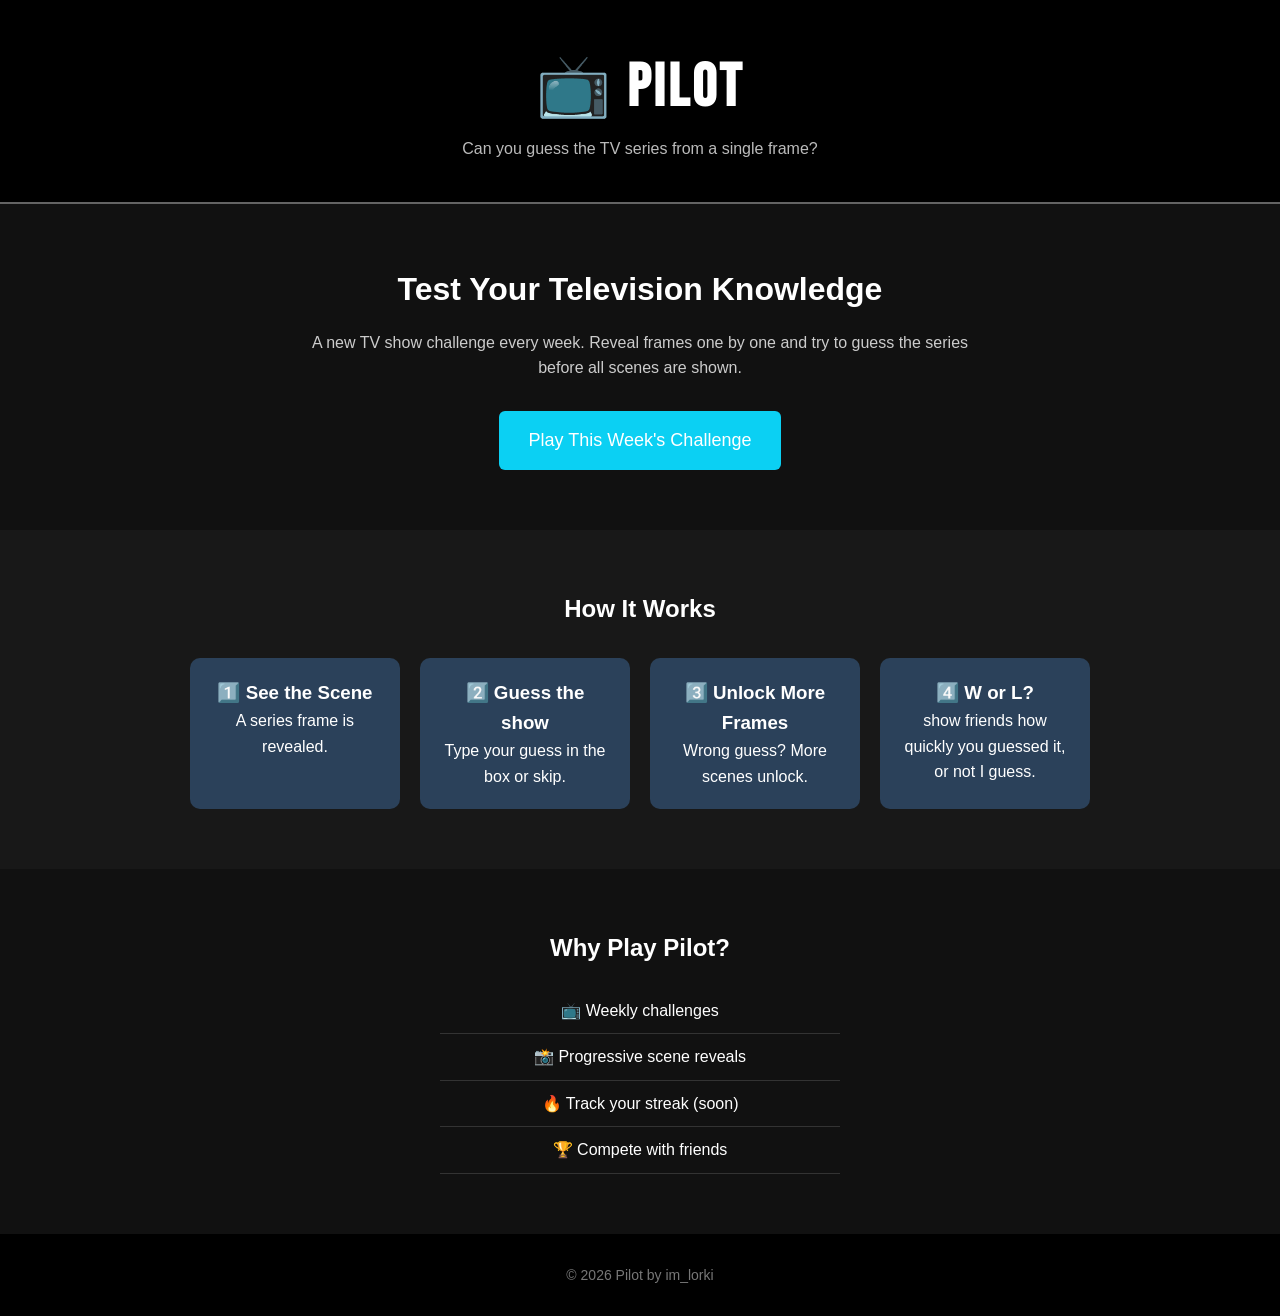
<file: index.html>
<!DOCTYPE html>
<html lang="en">
<head>
<meta charset="UTF-8">
<meta name="viewport" content="width=device-width, initial-scale=1.0">
<meta name="description" content="Play Pilot, a weekly TV show guessing game like Episode. Guess the TV show from scenes and share your score with friends.">
<meta name="keywords" content="TV game, framed game, guess the show, daily game, film show quiz">
<meta name="robots" content="index, follow">
<meta name="google-site-verification" content="QWeKKgN3mIfS6gJLoCS3i5q3D4tKAqOw93NfwKsaFrU" />
<title>Pilot - Weekly TV Guessing Game </title>
<link rel="stylesheet" href="style1.css">
<link rel="icon" type="image/x-icon" href="/favicon.ico">
</head>

<body>
<header>
<h1>📺 Pilot</h1>
<p>Can you guess the TV series from a single frame?</p>
</header>

<link href="https://fonts.googleapis.com/css2?family=Bebas+Neue&display=swap" rel="stylesheet">

<main>

<section class="hero">
<h2>Test Your Television Knowledge</h2>
<p>
A new TV show challenge every week. Reveal frames one by one and try to guess the series before all scenes are shown.
</p>

<a href="game.html" class="play-btn">Play This Week's Challenge</a>
</section>

<section class="how-it-works">

<h2>How It Works</h2>

<div class="steps">

<div class="step">
<h3>1️⃣ See the Scene</h3>
<p>A series frame is revealed.</p>
</div>

<div class="step">
<h3>2️⃣ Guess the show</h3>
<p>Type your guess in the box or skip.</p>
</div>

<div class="step">
<h3>3️⃣ Unlock More Frames</h3>
<p>Wrong guess? More scenes unlock.</p>
</div>

<div class="step">
<h3>4️⃣ W or L?</h3>
<p>show friends how quickly you guessed it, or not I guess.</p>
</div>

</div>

</section>

<section class="features">

<h2>Why Play Pilot?</h2>

<ul>
<li>📺 Weekly challenges</li>
<li>📸 Progressive scene reveals</li>
<li>🔥 Track your streak (soon)</li>
<li>🏆 Compete with friends</li>

</ul>

</section>

</main>

<footer>
<p>© 2026 Pilot by im_lorki</p>
</footer>

<script src="script.js"></script>
<script async src="https://pagead2.googlesyndication.com/pagead/js/adsbygoogle.js?client=ca-pub-6733587799787466"
     crossorigin="anonymous"></script>

</body>
</html>
</file>
<file: style1.css>
* {
margin: 0;
padding: 0;
box-sizing: border-box;
font-family: Arial, sans-serif;
}

body {
background: #111;
color: white;
text-align: center;
line-height: 1.6;
}

header {
padding: 40px 20px;
background: #000;
border-bottom: 2px solid #646464;
}

header h1 {
font-size: 48px;
margin-bottom: 0px;
font-family: 'Bebas Neue', sans-serif;
font-size: 60px;
letter-spacing: 3px;
text-transform: uppercase;
}

header p {
color: #bbb;
}

.hero {
padding: 60px 20px;
max-width: 700px;
margin: auto;
}

.hero h2 {
font-size: 32px;
margin-bottom: 15px;
}

.hero p {
margin-bottom: 30px;
color: #ccc;
}

.play-btn {
display: inline-block;
padding: 15px 30px;
background: #0bd0f3;
color: white;
text-decoration: none;
font-size: 18px;
border-radius: 6px;
transition: 0.3s;
}

.play-btn:hover {
background: #007bff;
}

.how-it-works {
padding: 60px 20px;
background: #181818;
}

.steps {
display: grid;
grid-template-columns: repeat(auto-fit, minmax(200px, 1fr));
gap: 20px;
max-width: 900px;
margin: auto;
margin-top: 30px;
}

.step {
background: #2b415a;
padding: 20px;
border-radius: 10px;
}

.features {
padding: 60px 20px;
}

.features ul {
list-style: none;
max-width: 400px;
margin: auto;
margin-top: 20px;
}

.features li {
padding: 10px;
border-bottom: 1px solid #333;
}

footer {
padding: 30px;
background: black;
color: #777;
font-size: 14px;
}

.game-header{
padding:30px;
background:#000;
border-bottom:2px solid #222;
}

.game-container{
max-width:800px;
margin:auto;
padding:40px 20px;
}

.frame-container{
margin-bottom:30px;
}

.frame-container img{
width:100%;
max-height:450px;
object-fit:cover;
border-radius:10px;
border:3px solid #222;
}

/* ✅ FIXED SECTION */
.guess-section{
display:flex;
gap:10px;
justify-content:center;
align-items:center;
max-width:500px;
margin:0 auto 20px auto;
}

.input-wrapper{
position: relative;
flex: 1;
}

#guess-input{
padding:12px;
font-size:16px;
width:100%;
border-radius:5px;
border:none;
}

#guess-btn{
padding:12px 20px;
background:#2263fc;
border:none;
color:white;
border-radius:5px;
cursor:pointer;
}

#guess-btn:hover{
background:#1f9aff;
}

.controls{
margin-bottom:20px;
}

#skip-btn{
padding:10px 20px;
background:#590101;
color:white;
border:none;
border-radius:5px;
cursor:pointer;
}

#skip-btn:hover{
background:#2d0000;
}

.attempts{
margin-top:10px;
color:#aaa;
}

#result-message{
margin-top:20px;
font-size:20px;
font-weight:bold;
}

#share-btn{
padding:10px 20px;
background:#1dd6f2;
color:white;
border:none;
border-radius:5px;
cursor:pointer;
}

#share-btn:hover{
background:#6bfdff;
}

#countdown{
margin-top:20px;
font-size:18px;
color:#aaa;
}

#suggestions{
position: absolute;
top: 100%;
left: 0;
width: 100%;
background: #222;
border-radius: 5px;
max-height: 200px;
overflow-y: auto;
z-index: 10;
}

.suggestion{
padding: 10px;
cursor: pointer;
border-bottom: 1px solid #333;
}

.suggestion:hover{
background:#333;
}

#frame-progress{
font-size: 25px;
letter-spacing: 6px;
display: block;
margin: 10px 0;
text-align: center;
}
</file>
